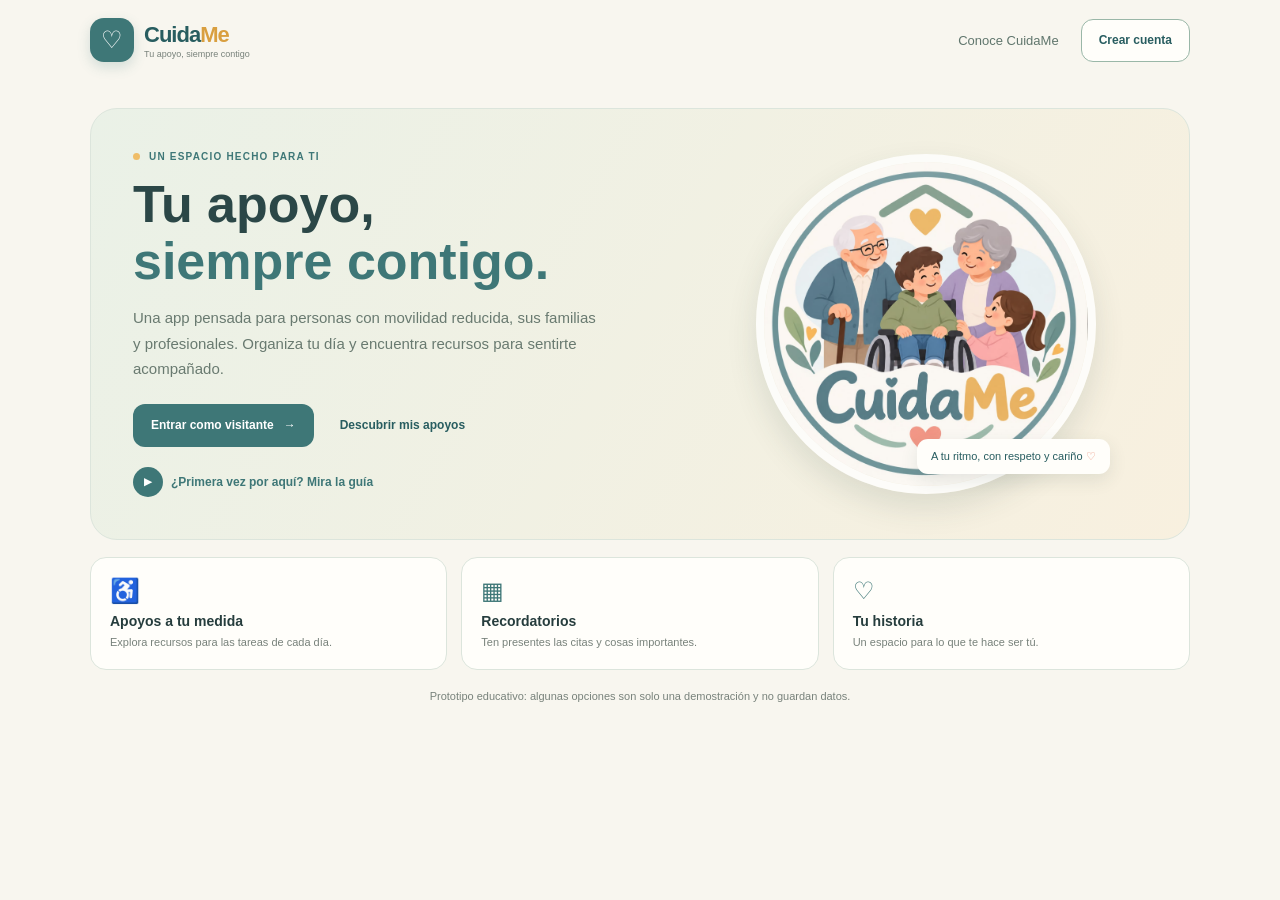
<file: index.html>
<!doctype html>
<html lang="es">
<head>
  <meta charset="utf-8">
  <meta name="viewport" content="width=device-width, initial-scale=1">
  <meta name="theme-color" content="#f8f6ef">
  <meta name="description" content="CuidaMe te ayuda a organizar los apoyos y cuidados de cada día.">
  <title>CuidaMe — Tu apoyo, siempre contigo</title>
  <link rel="stylesheet" href="css/style.css">
  <link rel="stylesheet" href="css/landing.css">
</head>
<body>
  <a class="skip-link" href="#contenido">Saltar al contenido</a>
  <header class="public-header">
    <a class="brand" href="index.html">
      <span class="brand-mark" aria-hidden="true">♡</span>
      <span class="brand-name">Cuida<span>Me</span><small>Tu apoyo, siempre contigo</small></span>
    </a>
    <nav class="public-nav" aria-label="Navegación">
      <a href="html/guia.html">Conoce CuidaMe</a>
      <a class="button button-outline" href="html/registro.html">Crear cuenta</a>
    </nav>
  </header>

  <main id="contenido" class="landing-page">
    <section class="landing-hero">
      <div class="landing-copy">
        <p class="eyebrow"><span class="eyebrow-dot"></span> UN ESPACIO HECHO PARA TI</p>
        <h1>Tu apoyo,<br><span>siempre contigo.</span></h1>
        <p>Una app pensada para personas con movilidad reducida, sus familias y profesionales. Organiza tu día y encuentra recursos para sentirte acompañado.</p>
        <div class="welcome-actions">
          <a class="button button-primary" href="html/inicio.html">Entrar como visitante <span aria-hidden="true">→</span></a>
          <a class="button button-quiet" href="html/perfil.html">Descubrir mis apoyos</a>
        </div>
        <a class="landing-guide-link" href="html/guia.html"><span class="play-icon" aria-hidden="true">▶</span> ¿Primera vez por aquí? Mira la guía</a>
      </div>
      <div class="landing-image">
        <img src="img/IMG_0583.png" alt="Ilustración de una familia acompañando a una persona con movilidad reducida">
        <span class="landing-image-note">A tu ritmo, con respeto y cariño <span aria-hidden="true">♡</span></span>
      </div>
    </section>

    <section class="landing-features" aria-label="Qué encontrarás en CuidaMe">
      <article><span aria-hidden="true">♿</span><h2>Apoyos a tu medida</h2><p>Explora recursos para las tareas de cada día.</p></article>
      <article><span aria-hidden="true">▦</span><h2>Recordatorios</h2><p>Ten presentes las citas y cosas importantes.</p></article>
      <article><span aria-hidden="true">♡</span><h2>Tu historia</h2><p>Un espacio para lo que te hace ser tú.</p></article>
    </section>
    <p class="prototype-note">Prototipo educativo: algunas opciones son solo una demostración y no guardan datos.</p>
  </main>
  <script src="js/script.js" defer></script>
</body>
</html>
</file>
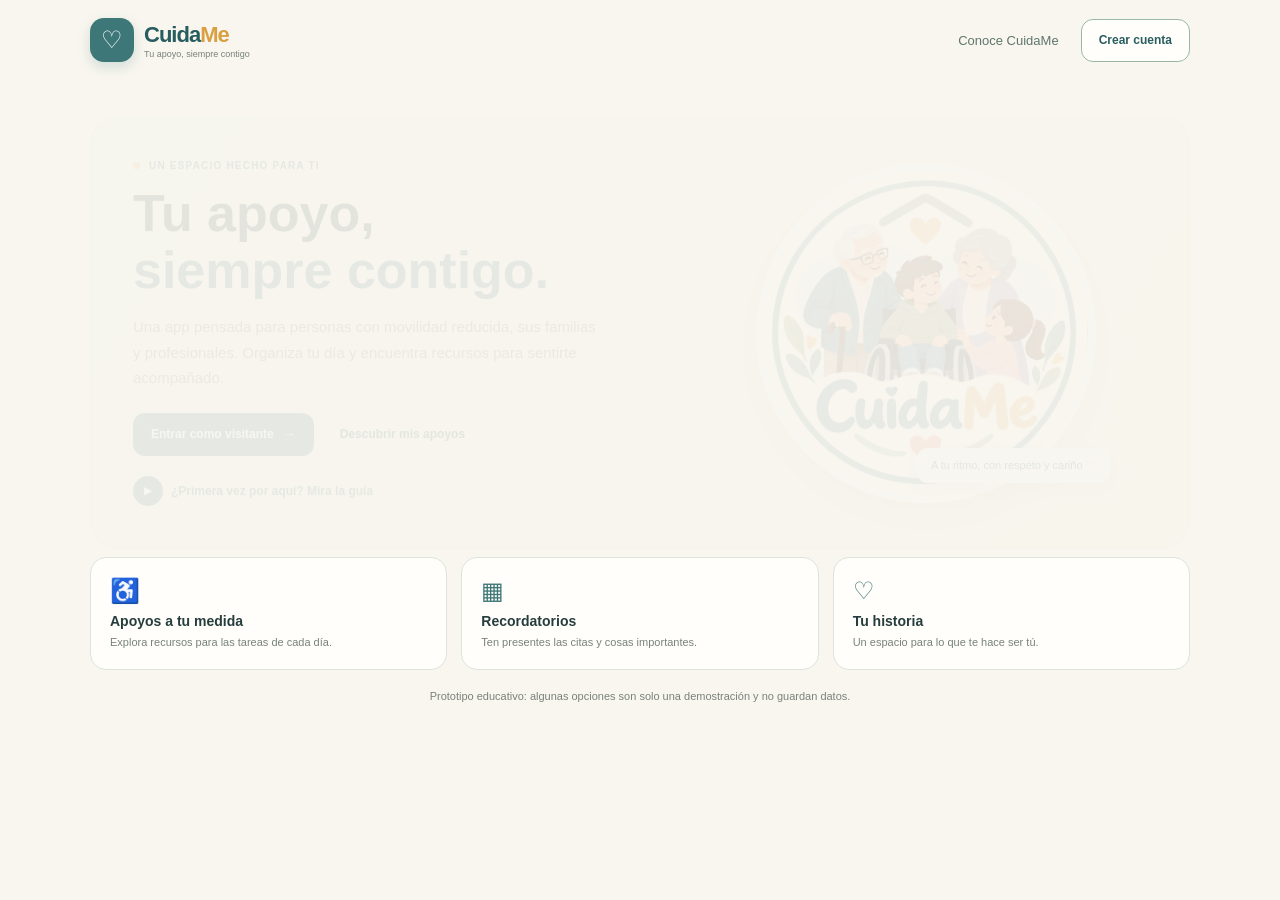
<file: html/index.html>
<!doctype html>
<html lang="es">
<head>
  <meta charset="utf-8">
  <meta http-equiv="refresh" content="0; url=../index.html">
  <meta name="viewport" content="width=device-width, initial-scale=1">
  <title>CuidaMe</title>
</head>
<body>
  <p>Ir al <a href="../index.html">inicio de CuidaMe</a>.</p>
</body>
</html>
</file>
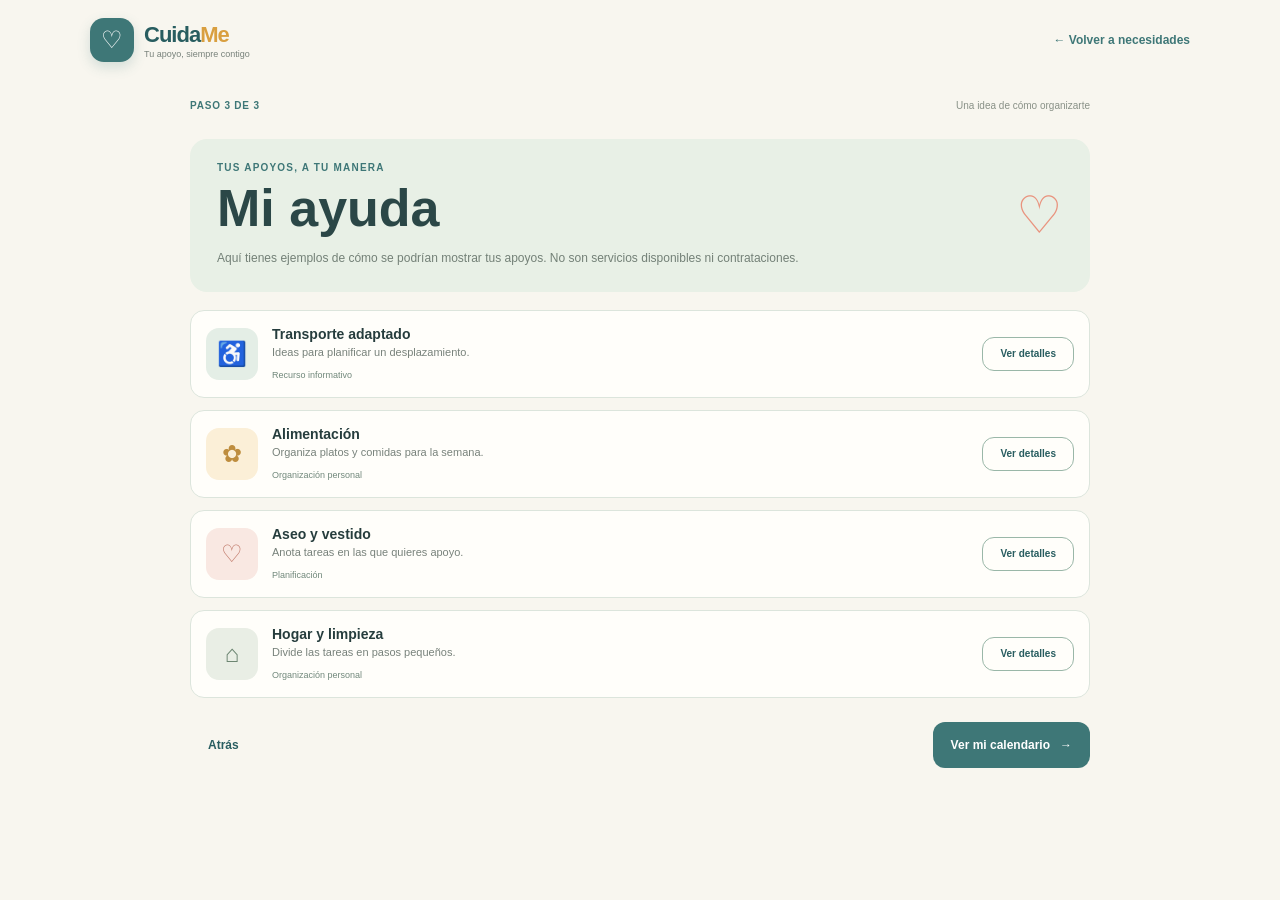
<file: html/apoyos.html>
<!doctype html>
<html lang="es">
<head>
  <meta charset="utf-8">
  <meta name="viewport" content="width=device-width, initial-scale=1">
  <meta name="theme-color" content="#f8f6ef">
  <title>Mis apoyos — CuidaMe</title>
  <link rel="stylesheet" href="../css/style.css">
  <link rel="stylesheet" href="../css/flow.css">
</head>
<body>
  <a class="skip-link" href="#contenido">Saltar al contenido</a>
  <header class="public-header">
    <a class="brand" href="../index.html"><span class="brand-mark" aria-hidden="true">♡</span><span class="brand-name">Cuida<span>Me</span><small>Tu apoyo, siempre contigo</small></span></a>
    <a class="text-link" href="necesidades.html">← Volver a necesidades</a>
  </header>
  <main id="contenido" class="screen-page">
    <div class="flow-progress"><span class="progress-current">PASO 3 DE 3</span><span>Una idea de cómo organizarte</span></div>
    <section class="support-welcome">
      <div><p class="eyebrow">TUS APOYOS, A TU MANERA</p><h1>Mi ayuda</h1><p class="screen-intro">Aquí tienes ejemplos de cómo se podrían mostrar tus apoyos. No son servicios disponibles ni contrataciones.</p></div>
      <span class="support-welcome-heart" aria-hidden="true">♡</span>
    </section>
    <div class="support-list">
      <article class="support-item"><span class="support-item-icon transport-icon" aria-hidden="true">♿</span><div><h2>Transporte adaptado</h2><p>Ideas para planificar un desplazamiento.</p><span class="support-tag">Recurso informativo</span></div><a href="necesidades.html" class="button button-outline">Ver detalles</a></article>
      <article class="support-item"><span class="support-item-icon food-icon" aria-hidden="true">✿</span><div><h2>Alimentación</h2><p>Organiza platos y comidas para la semana.</p><span class="support-tag">Organización personal</span></div><a href="necesidades.html" class="button button-outline">Ver detalles</a></article>
      <article class="support-item"><span class="support-item-icon care-icon" aria-hidden="true">♡</span><div><h2>Aseo y vestido</h2><p>Anota tareas en las que quieres apoyo.</p><span class="support-tag">Planificación</span></div><a href="necesidades.html" class="button button-outline">Ver detalles</a></article>
      <article class="support-item"><span class="support-item-icon home-icon" aria-hidden="true">⌂</span><div><h2>Hogar y limpieza</h2><p>Divide las tareas en pasos pequeños.</p><span class="support-tag">Organización personal</span></div><a href="necesidades.html" class="button button-outline">Ver detalles</a></article>
    </div>
    <div class="screen-actions"><a class="button button-quiet" href="necesidades.html">Atrás</a><a class="button button-primary" href="inicio.html">Ver mi calendario <span aria-hidden="true">→</span></a></div>
  </main>
  <script src="../js/script.js" defer></script>
</body>
</html>
</file>
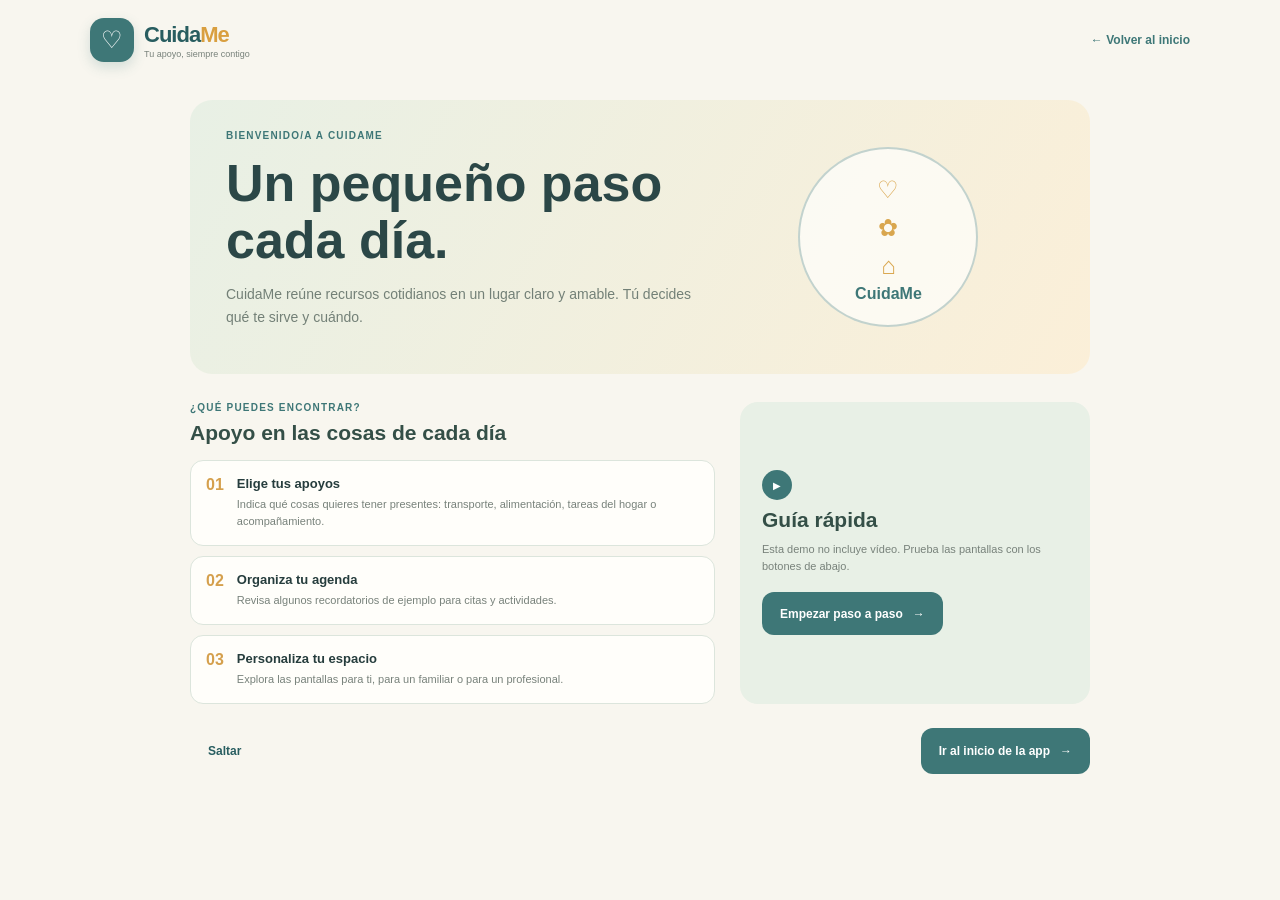
<file: html/guia.html>
<!doctype html>
<html lang="es">
<head>
  <meta charset="utf-8">
  <meta name="viewport" content="width=device-width, initial-scale=1">
  <meta name="theme-color" content="#f8f6ef">
  <title>Conoce CuidaMe</title>
  <link rel="stylesheet" href="../css/style.css">
  <link rel="stylesheet" href="../css/flow.css">
</head>
<body>
  <a class="skip-link" href="#contenido">Saltar al contenido</a>
  <header class="public-header">
    <a class="brand" href="../index.html"><span class="brand-mark" aria-hidden="true">♡</span><span class="brand-name">Cuida<span>Me</span><small>Tu apoyo, siempre contigo</small></span></a>
    <a class="text-link" href="../index.html">← Volver al inicio</a>
  </header>
  <main id="contenido" class="screen-page">
    <section class="guide-hero">
      <div>
        <p class="eyebrow">BIENVENIDO/A A CUIDAME</p>
        <h1>Un pequeño paso cada día.</h1>
        <p class="screen-intro">CuidaMe reúne recursos cotidianos en un lugar claro y amable. Tú decides qué te sirve y cuándo.</p>
      </div>
      <div class="guide-illustration" aria-hidden="true"><span>♡</span><span>✿</span><span>⌂</span><strong>CuidaMe</strong></div>
    </section>
    <section class="guide-content">
      <div>
        <p class="eyebrow">¿QUÉ PUEDES ENCONTRAR?</p>
        <h2>Apoyo en las cosas de cada día</h2>
        <div class="guide-list">
          <article><span>01</span><div><h3>Elige tus apoyos</h3><p>Indica qué cosas quieres tener presentes: transporte, alimentación, tareas del hogar o acompañamiento.</p></div></article>
          <article><span>02</span><div><h3>Organiza tu agenda</h3><p>Revisa algunos recordatorios de ejemplo para citas y actividades.</p></div></article>
          <article><span>03</span><div><h3>Personaliza tu espacio</h3><p>Explora las pantallas para ti, para un familiar o para un profesional.</p></div></article>
        </div>
      </div>
      <aside class="guide-video">
        <span class="video-play" aria-hidden="true">▶</span>
        <h2>Guía rápida</h2>
        <p>Esta demo no incluye vídeo. Prueba las pantallas con los botones de abajo.</p>
        <a class="button button-primary" href="perfil.html">Empezar paso a paso <span aria-hidden="true">→</span></a>
      </aside>
    </section>
    <div class="screen-actions"><a class="button button-quiet" href="../index.html">Saltar</a><a class="button button-primary" href="inicio.html">Ir al inicio de la app <span aria-hidden="true">→</span></a></div>
  </main>
  <script src="../js/script.js" defer></script>
</body>
</html>
</file>
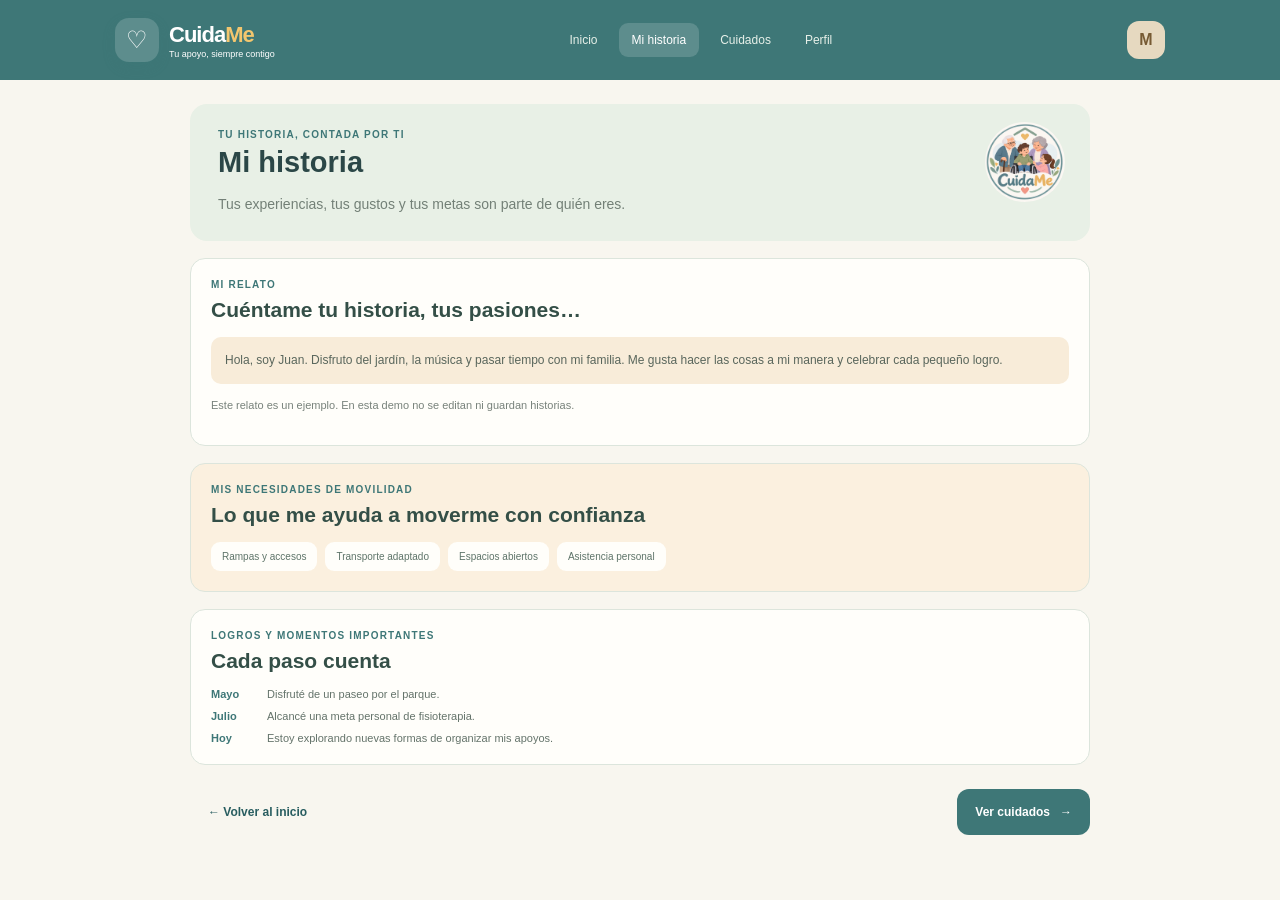
<file: html/historia.html>
<!doctype html>
<html lang="es">
<head>
  <meta charset="utf-8">
  <meta name="viewport" content="width=device-width, initial-scale=1">
  <meta name="theme-color" content="#f8f6ef">
  <title>Mi historia — CuidaMe</title>
  <link rel="stylesheet" href="../css/style.css">
  <link rel="stylesheet" href="../css/app.css">
</head>
<body class="dashboard-page">
  <a class="skip-link" href="#contenido">Saltar al contenido</a>
  <header class="dashboard-header">
    <a class="brand" href="../index.html"><span class="brand-mark" aria-hidden="true">♡</span><span class="brand-name">Cuida<span>Me</span><small>Tu apoyo, siempre contigo</small></span></a>
    <nav class="dashboard-links" aria-label="Navegación principal">
      <a href="inicio.html">Inicio</a><a class="is-current" href="historia.html">Mi historia</a><a href="apoyos.html">Cuidados</a><a href="perfil.html">Perfil</a>
    </nav>
    <a class="avatar" href="perfil.html" aria-label="Mi perfil">M</a>
  </header>
  <main id="contenido" class="dashboard-main">
    <section class="story-hero">
      <p class="eyebrow">TU HISTORIA, CONTADA POR TI</p>
      <h1>Mi historia</h1>
      <p class="screen-intro">Tus experiencias, tus gustos y tus metas son parte de quién eres.</p>
      <div class="story-family-image"><img src="../img/IMG_0583.png" alt="Ilustración de una familia acompañándose"></div>
    </section>
    <section class="story-detail">
      <p class="eyebrow">MI RELATO</p>
      <h2>Cuéntame tu historia, tus pasiones…</h2>
      <blockquote>Hola, soy Juan. Disfruto del jardín, la música y pasar tiempo con mi familia. Me gusta hacer las cosas a mi manera y celebrar cada pequeño logro.</blockquote>
      <p class="prototype-note">Este relato es un ejemplo. En esta demo no se editan ni guardan historias.</p>
    </section>
    <section class="story-detail needs-detail">
      <p class="eyebrow">MIS NECESIDADES DE MOVILIDAD</p>
      <h2>Lo que me ayuda a moverme con confianza</h2>
      <div class="story-tags"><span>Rampas y accesos</span><span>Transporte adaptado</span><span>Espacios abiertos</span><span>Asistencia personal</span></div>
    </section>
    <section class="story-detail">
      <p class="eyebrow">LOGROS Y MOMENTOS IMPORTANTES</p>
      <h2>Cada paso cuenta</h2>
      <ul class="milestone-list"><li><time>Mayo</time><span>Disfruté de un paseo por el parque.</span></li><li><time>Julio</time><span>Alcancé una meta personal de fisioterapia.</span></li><li><time>Hoy</time><span>Estoy explorando nuevas formas de organizar mis apoyos.</span></li></ul>
    </section>
    <div class="screen-actions"><a class="button button-quiet" href="inicio.html">← Volver al inicio</a><a class="button button-primary" href="apoyos.html">Ver cuidados <span aria-hidden="true">→</span></a></div>
  </main>
  <nav class="bottom-nav" aria-label="Navegación móvil">
    <a href="inicio.html"><span aria-hidden="true">⌂</span><small>Inicio</small></a><a class="is-current" href="historia.html"><span aria-hidden="true">♡</span><small>Historia</small></a><a href="apoyos.html"><span aria-hidden="true">✳</span><small>Cuidados</small></a><a href="inicio.html#agenda"><span aria-hidden="true">▦</span><small>Agenda</small></a><a href="perfil.html"><span aria-hidden="true">○</span><small>Perfil</small></a>
  </nav>
  <script src="../js/script.js" defer></script>
</body>
</html>
</file>
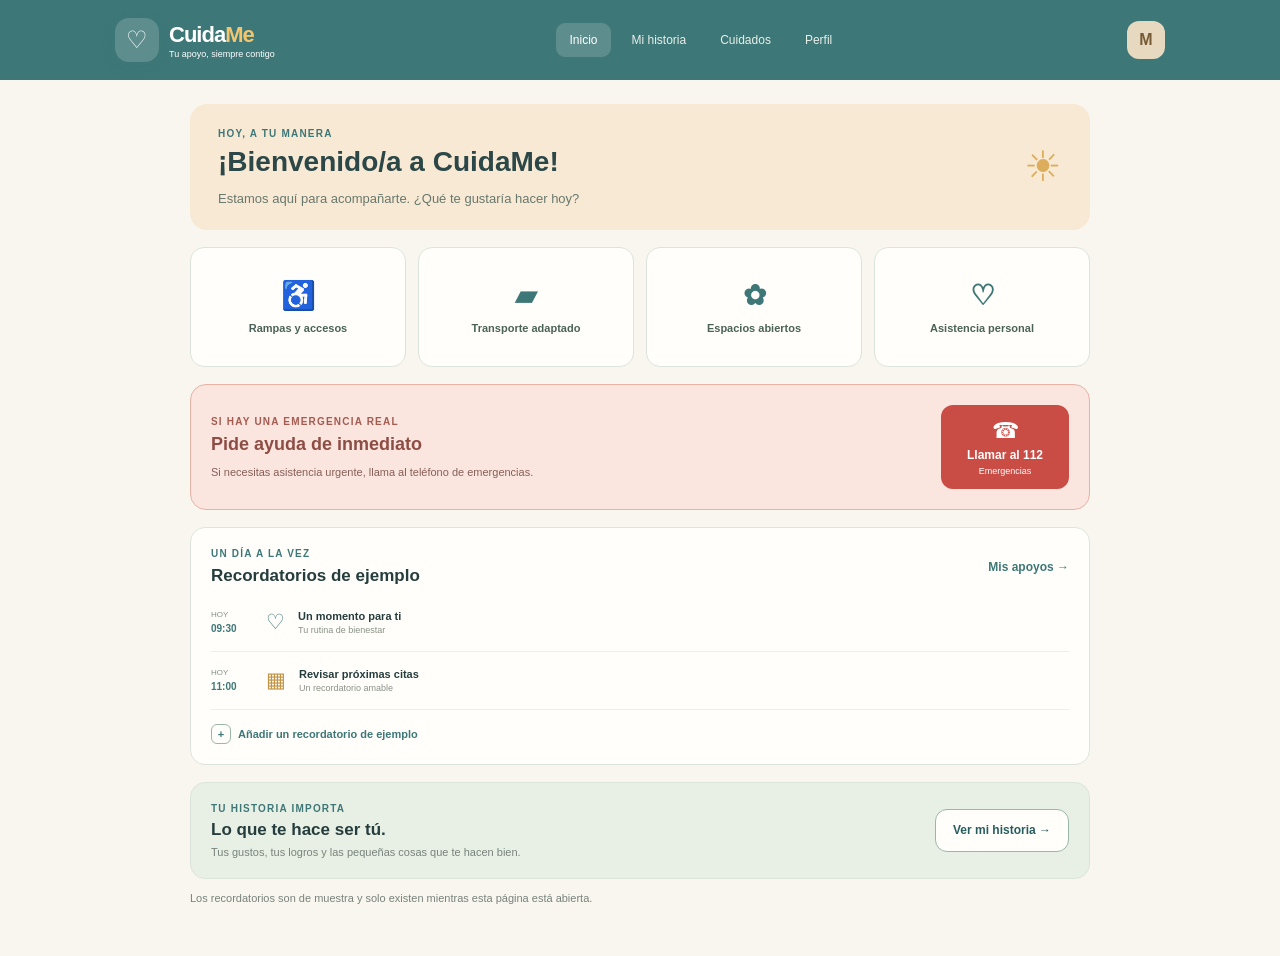
<file: html/inicio.html>
<!doctype html>
<html lang="es">
<head>
  <meta charset="utf-8">
  <meta name="viewport" content="width=device-width, initial-scale=1">
  <meta name="theme-color" content="#f8f6ef">
  <title>Inicio — CuidaMe</title>
  <link rel="stylesheet" href="../css/style.css">
  <link rel="stylesheet" href="../css/app.css">
</head>
<body class="dashboard-page">
  <a class="skip-link" href="#contenido">Saltar al contenido</a>
  <header class="dashboard-header">
    <a class="brand" href="../index.html"><span class="brand-mark" aria-hidden="true">♡</span><span class="brand-name">Cuida<span>Me</span><small>Tu apoyo, siempre contigo</small></span></a>
    <nav class="dashboard-links" aria-label="Navegación principal">
      <a class="is-current" href="inicio.html">Inicio</a>
      <a href="historia.html">Mi historia</a>
      <a href="apoyos.html">Cuidados</a>
      <a href="perfil.html">Perfil</a>
    </nav>
    <a class="avatar" href="perfil.html" aria-label="Mi perfil">M</a>
  </header>
  <main id="contenido" class="dashboard-main">
    <section class="dashboard-welcome">
      <div><p class="eyebrow">HOY, A TU MANERA</p><h1>¡Bienvenido/a a CuidaMe!</h1><p>Estamos aquí para acompañarte. ¿Qué te gustaría hacer hoy?</p></div>
      <span class="dashboard-sun" aria-hidden="true">☀</span>
    </section>
    <section class="home-shortcuts" aria-label="Accesos rápidos">
      <a href="apoyos.html"><span aria-hidden="true">♿</span>Rampas y accesos</a>
      <a href="apoyos.html"><span aria-hidden="true">▰</span>Transporte adaptado</a>
      <a href="historia.html"><span aria-hidden="true">✿</span>Espacios abiertos</a>
      <a href="apoyos.html"><span aria-hidden="true">♡</span>Asistencia personal</a>
    </section>
    <section class="emergency-panel" aria-labelledby="emergency-title">
      <div><p class="eyebrow">SI HAY UNA EMERGENCIA REAL</p><h2 id="emergency-title">Pide ayuda de inmediato</h2><p>Si necesitas asistencia urgente, llama al teléfono de emergencias.</p></div>
      <a class="emergency-call" href="tel:112"><span aria-hidden="true">☎</span><strong>Llamar al 112</strong><small>Emergencias</small></a>
    </section>
    <section id="agenda" class="dashboard-agenda">
      <div class="section-heading"><div><p class="eyebrow">UN DÍA A LA VEZ</p><h2>Recordatorios de ejemplo</h2></div><a class="text-link" href="apoyos.html">Mis apoyos →</a></div>
      <div id="agenda-list">
        <article class="home-event"><span class="event-date">HOY<br><strong>09:30</strong></span><span class="event-symbol">♡</span><div><h3>Un momento para ti</h3><p>Tu rutina de bienestar</p></div></article>
        <article class="home-event"><span class="event-date">HOY<br><strong>11:00</strong></span><span class="event-symbol gold-symbol">▦</span><div><h3>Revisar próximas citas</h3><p>Un recordatorio amable</p></div></article>
      </div>
      <button id="add-reminder" class="add-reminder" type="button"><span aria-hidden="true">+</span> Añadir un recordatorio de ejemplo</button>
    </section>
    <section class="dashboard-story"><div><p class="eyebrow">TU HISTORIA IMPORTA</p><h2>Lo que te hace ser tú.</h2><p>Tus gustos, tus logros y las pequeñas cosas que te hacen bien.</p></div><a class="button button-outline" href="historia.html">Ver mi historia →</a></section>
    <p class="prototype-note">Los recordatorios son de muestra y solo existen mientras esta página está abierta.</p>
  </main>
  <nav class="bottom-nav" aria-label="Navegación móvil">
    <a class="is-current" href="inicio.html"><span aria-hidden="true">⌂</span><small>Inicio</small></a>
    <a href="historia.html"><span aria-hidden="true">♡</span><small>Historia</small></a>
    <a href="apoyos.html"><span aria-hidden="true">✳</span><small>Cuidados</small></a>
    <a href="#agenda"><span aria-hidden="true">▦</span><small>Agenda</small></a>
    <a href="perfil.html"><span aria-hidden="true">○</span><small>Perfil</small></a>
  </nav>
  <div class="toast" id="toast" role="status" aria-live="polite"></div>
  <script src="../js/script.js" defer></script>
</body>
</html>
</file>
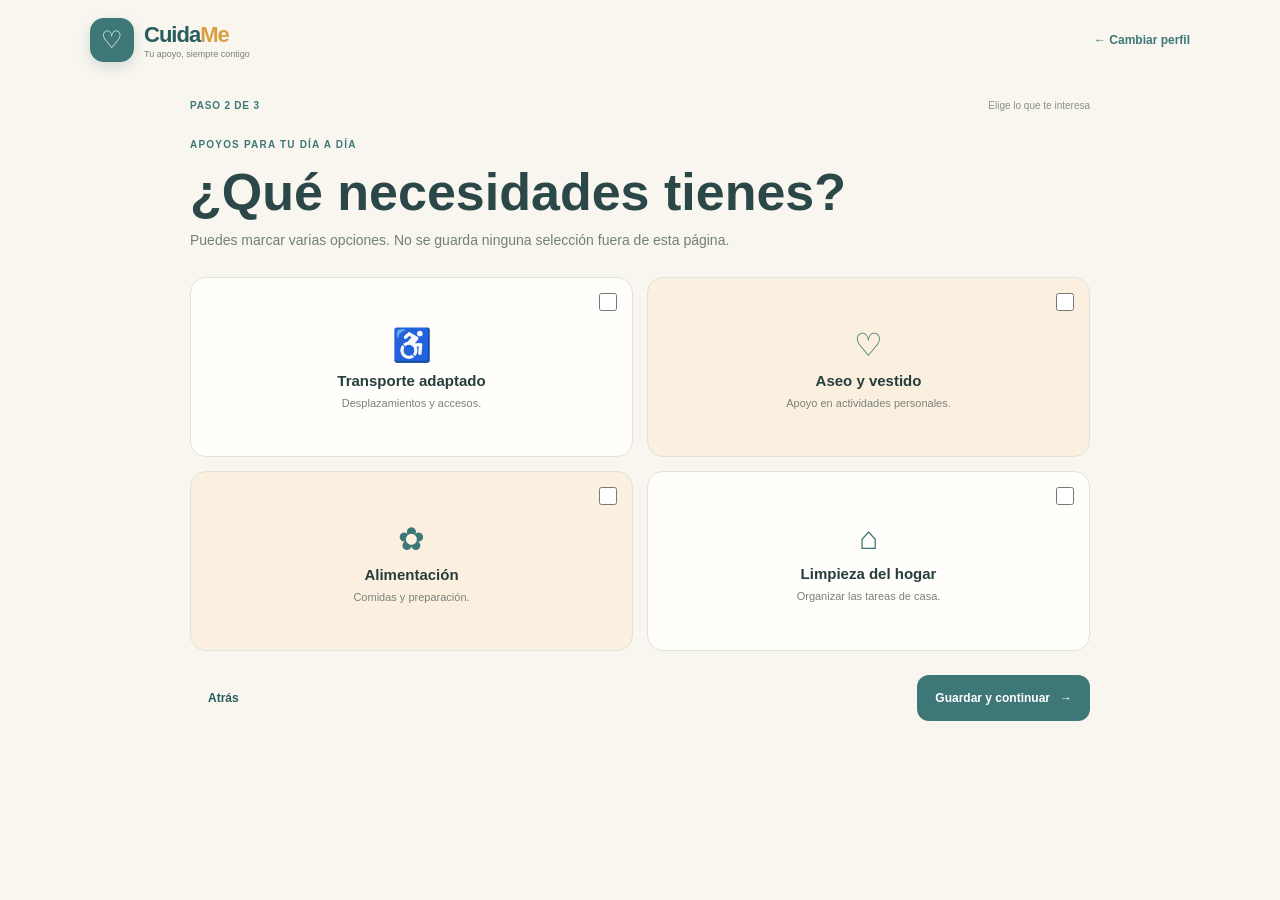
<file: html/necesidades.html>
<!doctype html>
<html lang="es">
<head>
  <meta charset="utf-8">
  <meta name="viewport" content="width=device-width, initial-scale=1">
  <meta name="theme-color" content="#f8f6ef">
  <title>Elige tus necesidades — CuidaMe</title>
  <link rel="stylesheet" href="../css/style.css">
  <link rel="stylesheet" href="../css/flow.css">
</head>
<body>
  <a class="skip-link" href="#contenido">Saltar al contenido</a>
  <header class="public-header">
    <a class="brand" href="../index.html"><span class="brand-mark" aria-hidden="true">♡</span><span class="brand-name">Cuida<span>Me</span><small>Tu apoyo, siempre contigo</small></span></a>
    <a class="text-link" href="perfil.html">← Cambiar perfil</a>
  </header>
  <main id="contenido" class="screen-page">
    <div class="flow-progress"><span class="progress-current">PASO 2 DE 3</span><span>Elige lo que te interesa</span></div>
    <section class="flow-heading">
      <p class="eyebrow">APOYOS PARA TU DÍA A DÍA</p>
      <h1>¿Qué necesidades tienes?</h1>
      <p class="screen-intro">Puedes marcar varias opciones. No se guarda ninguna selección fuera de esta página.</p>
    </section>
    <div class="needs-grid">
      <label class="need-option"><input type="checkbox"><span class="need-symbol" aria-hidden="true">♿</span><strong>Transporte adaptado</strong><small>Desplazamientos y accesos.</small></label>
      <label class="need-option"><input type="checkbox"><span class="need-symbol" aria-hidden="true">♡</span><strong>Aseo y vestido</strong><small>Apoyo en actividades personales.</small></label>
      <label class="need-option"><input type="checkbox"><span class="need-symbol" aria-hidden="true">✿</span><strong>Alimentación</strong><small>Comidas y preparación.</small></label>
      <label class="need-option"><input type="checkbox"><span class="need-symbol" aria-hidden="true">⌂</span><strong>Limpieza del hogar</strong><small>Organizar las tareas de casa.</small></label>
    </div>
    <div class="screen-actions"><a class="button button-quiet" href="perfil.html">Atrás</a><a class="button button-primary" href="apoyos.html">Guardar y continuar <span aria-hidden="true">→</span></a></div>
  </main>
  <script src="../js/script.js" defer></script>
</body>
</html>
</file>
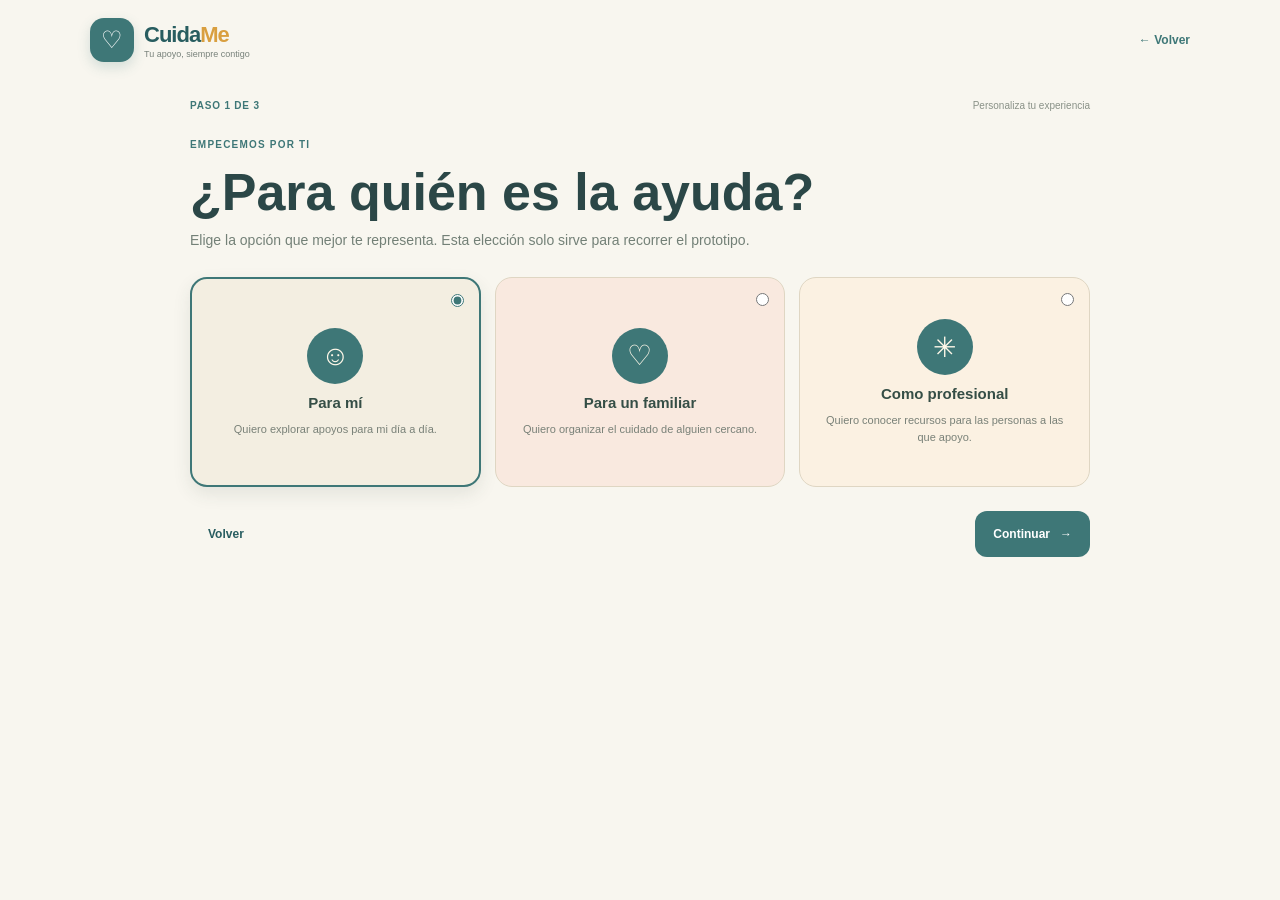
<file: html/perfil.html>
<!doctype html>
<html lang="es">
<head>
  <meta charset="utf-8">
  <meta name="viewport" content="width=device-width, initial-scale=1">
  <meta name="theme-color" content="#f8f6ef">
  <title>¿Para quién es la ayuda? — CuidaMe</title>
  <link rel="stylesheet" href="../css/style.css">
  <link rel="stylesheet" href="../css/flow.css">
</head>
<body>
  <a class="skip-link" href="#contenido">Saltar al contenido</a>
  <header class="public-header">
    <a class="brand" href="../index.html"><span class="brand-mark" aria-hidden="true">♡</span><span class="brand-name">Cuida<span>Me</span><small>Tu apoyo, siempre contigo</small></span></a>
    <a class="text-link" href="../index.html">← Volver</a>
  </header>
  <main id="contenido" class="screen-page">
    <div class="flow-progress"><span class="progress-current">PASO 1 DE 3</span><span>Personaliza tu experiencia</span></div>
    <section class="flow-heading">
      <p class="eyebrow">EMPECEMOS POR TI</p>
      <h1>¿Para quién es la ayuda?</h1>
      <p class="screen-intro">Elige la opción que mejor te representa. Esta elección solo sirve para recorrer el prototipo.</p>
    </section>
    <fieldset class="profile-options">
      <legend class="sr-only">Selecciona a quién va dirigido el apoyo</legend>
        <label class="profile-option is-selected">
          <input type="radio" name="perfil" value="Para mí" checked>
          <span class="profile-option-icon" aria-hidden="true">☺</span>
          <strong>Para mí</strong>
          <span>Quiero explorar apoyos para mi día a día.</span>
        </label>
        <label class="profile-option">
          <input type="radio" name="perfil" value="Para un familiar">
          <span class="profile-option-icon" aria-hidden="true">♡</span>
          <strong>Para un familiar</strong>
          <span>Quiero organizar el cuidado de alguien cercano.</span>
        </label>
        <label class="profile-option">
          <input type="radio" name="perfil" value="Como profesional">
          <span class="profile-option-icon" aria-hidden="true">✳</span>
          <strong>Como profesional</strong>
          <span>Quiero conocer recursos para las personas a las que apoyo.</span>
        </label>
    </fieldset>
    <div class="screen-actions"><a class="button button-quiet" href="../index.html">Volver</a><a class="button button-primary" href="necesidades.html">Continuar <span aria-hidden="true">→</span></a></div>
  </main>
  <script src="../js/script.js" defer></script>
</body>
</html>
</file>
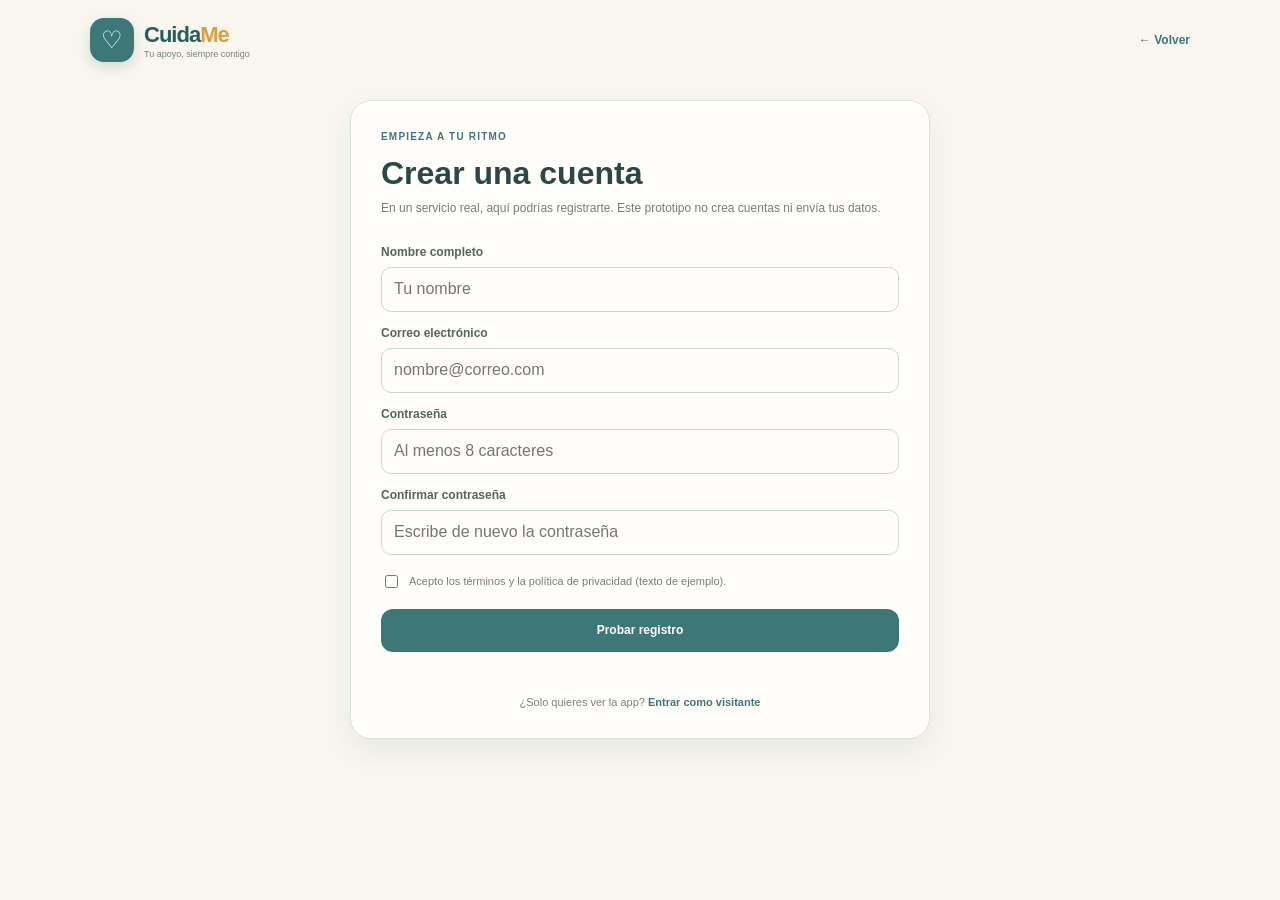
<file: html/registro.html>
<!doctype html>
<html lang="es">
<head>
  <meta charset="utf-8">
  <meta name="viewport" content="width=device-width, initial-scale=1">
  <meta name="theme-color" content="#f8f6ef">
  <title>Crear cuenta — CuidaMe</title>
  <link rel="stylesheet" href="../css/style.css">
  <link rel="stylesheet" href="../css/flow.css">
</head>
<body>
  <a class="skip-link" href="#contenido">Saltar al contenido</a>
  <header class="public-header">
    <a class="brand" href="../index.html"><span class="brand-mark" aria-hidden="true">♡</span><span class="brand-name">Cuida<span>Me</span><small>Tu apoyo, siempre contigo</small></span></a>
    <a class="text-link" href="../index.html">← Volver</a>
  </header>
  <main id="contenido" class="screen-page narrow-page">
    <section class="form-card">
      <p class="eyebrow">EMPIEZA A TU RITMO</p>
      <h1>Crear una cuenta</h1>
      <p class="screen-intro">En un servicio real, aquí podrías registrarte. Este prototipo no crea cuentas ni envía tus datos.</p>
      <form id="registro-form">
        <label for="nombre">Nombre completo</label>
        <input id="nombre" name="nombre" type="text" autocomplete="name" placeholder="Tu nombre" required>
        <label for="correo">Correo electrónico</label>
        <input id="correo" name="correo" type="email" autocomplete="email" placeholder="nombre@correo.com" required>
        <label for="contrasena">Contraseña</label>
        <input id="contrasena" name="contrasena" type="password" autocomplete="new-password" minlength="8" placeholder="Al menos 8 caracteres" required>
        <label for="confirmar">Confirmar contraseña</label>
        <input id="confirmar" name="confirmar" type="password" autocomplete="new-password" minlength="8" placeholder="Escribe de nuevo la contraseña" required>
        <label class="terms-check"><input type="checkbox" required> <span>Acepto los términos y la política de privacidad (texto de ejemplo).</span></label>
        <button class="button button-primary form-submit" type="submit">Probar registro</button>
      </form>
      <p id="registro-mensaje" class="form-message" role="status" aria-live="polite"></p>
      <p class="form-footnote">¿Solo quieres ver la app? <a href="inicio.html">Entrar como visitante</a></p>
    </section>
  </main>
  <script src="../js/script.js" defer></script>
</body>
</html>
</file>
<file: css/style.css>
/* Estilos compartidos por todas las paginas */
:root {
  --cream: #f8f6ef;
  --white: #fffefa;
  --green: #3e7777;
  --green-dark: #285d60;
  --sage: #e8f0e6;
  --yellow: #efbd68;
  --coral: #e9937e;
  --text: #263d3d;
  --muted: #78827b;
  --border: #dce5dc;
  font-family: "Segoe UI", Arial, sans-serif;
  color: var(--text);
  background: var(--cream);
}

* {
  box-sizing: border-box;
}

html {
  scroll-behavior: smooth;
}

body {
  min-width: 320px;
  margin: 0;
  background: var(--cream);
}

a {
  color: inherit;
  text-decoration: none;
}

button,
input {
  font: inherit;
}

:focus-visible {
  outline: 3px solid #d59b44;
  outline-offset: 3px;
}

.skip-link {
  position: fixed;
  z-index: 10;
  top: 10px;
  left: 10px;
  padding: 10px 14px;
  transform: translateY(-150%);
  border-radius: 8px;
  background: var(--green-dark);
  color: white;
}

.skip-link:focus {
  transform: translateY(0);
}

.brand {
  display: flex;
  align-items: center;
  gap: 10px;
}

.brand-mark {
  display: grid;
  width: 44px;
  height: 44px;
  flex: 0 0 44px;
  place-items: center;
  border-radius: 14px;
  background: var(--green);
  box-shadow: 0 5px 13px #3e777733;
  color: white;
  font-size: 24px;
}

.brand-name {
  color: var(--green-dark);
  font-size: 22px;
  font-weight: 800;
  letter-spacing: -1px;
}

.brand-name > span {
  color: #d99f40;
}

.brand-name small {
  display: block;
  margin-top: 1px;
  color: var(--muted);
  font-size: 9px;
  font-weight: 400;
  letter-spacing: 0;
}

.public-header,
.dashboard-header {
  display: flex;
  max-width: 1160px;
  align-items: center;
  justify-content: space-between;
  gap: 18px;
  margin: 0 auto;
  padding: 18px 30px;
}

.button {
  display: inline-flex;
  min-height: 43px;
  align-items: center;
  justify-content: center;
  gap: 10px;
  padding: 0 17px;
  border: 1px solid transparent;
  border-radius: 12px;
  cursor: pointer;
  font-size: 12px;
  font-weight: 700;
  transition: background .2s ease, transform .2s ease;
}

.button:hover {
  transform: translateY(-2px);
}

.button-primary {
  background: var(--green);
  color: white;
}

.button-primary:hover {
  background: var(--green-dark);
}

.button-quiet {
  color: var(--green-dark);
}

.button-quiet:hover {
  background: var(--sage);
}

.button-outline {
  border-color: #9ab7a8;
  background: var(--white);
  color: var(--green-dark);
}

.text-link {
  color: var(--green);
  font-size: 12px;
  font-weight: 700;
}

.eyebrow {
  margin: 0;
  color: var(--green);
  font-size: 10px;
  font-weight: 700;
  letter-spacing: 1.2px;
}

.eyebrow-dot {
  display: inline-block;
  width: 7px;
  height: 7px;
  margin-right: 5px;
  border-radius: 50%;
  background: var(--yellow);
}

.screen-intro {
  max-width: 620px;
  color: #738077;
  font-size: 14px;
  line-height: 1.65;
}

.screen-actions {
  display: flex;
  justify-content: space-between;
  gap: 12px;
  margin-top: 24px;
}

.screen-actions .button {
  min-height: 46px;
}

.prototype-note {
  color: var(--muted);
  font-size: 11px;
  line-height: 1.5;
}

.toast {
  position: fixed;
  z-index: 10;
  right: 20px;
  bottom: 20px;
  max-width: calc(100% - 40px);
  padding: 12px 16px;
  transform: translateY(12px);
  border-radius: 10px;
  background: var(--green-dark);
  color: white;
  font-size: 12px;
  opacity: 0;
  pointer-events: none;
  transition: opacity .2s ease, transform .2s ease;
}

.toast.is-visible {
  transform: translateY(0);
  opacity: 1;
}

.sr-only {
  position: absolute;
  width: 1px;
  height: 1px;
  overflow: hidden;
  clip: rect(0, 0, 0, 0);
  white-space: nowrap;
}

@keyframes appear {
  from { transform: translateY(10px); opacity: 0; }
  to { transform: translateY(0); opacity: 1; }
}

@keyframes float {
  0%, 100% { transform: translateY(0); }
  50% { transform: translateY(-6px); }
}

@media (max-width: 700px) {
  .public-header {
    padding: 14px 18px;
  }
}

@media (max-width: 420px) {
  .brand-name {
    font-size: 19px;
  }

  .brand-mark {
    width: 38px;
    height: 38px;
    flex-basis: 38px;
  }

  .screen-actions .button {
    flex: 1;
    padding: 0 10px;
    font-size: 10px;
  }
}

@media (prefers-reduced-motion: reduce) {
  *,
  *::before,
  *::after {
    scroll-behavior: auto !important;
    animation-duration: .01ms !important;
    animation-iteration-count: 1 !important;
    transition-duration: .01ms !important;
  }
}
</file>
<file: css/landing.css>
/* Pagina de bienvenida */
.public-nav {
  display: flex;
  align-items: center;
  gap: 22px;
  color: #60766d;
  font-size: 13px;
}

.landing-page {
  width: min(1100px, calc(100% - 48px));
  margin: 28px auto 45px;
}

.landing-hero {
  display: grid;
  min-height: 430px;
  grid-template-columns: 1.1fr .9fr;
  align-items: center;
  gap: 30px;
  padding: 42px;
  border: 1px solid var(--border);
  border-radius: 27px;
  background: linear-gradient(120deg, #eaf1e7, #f8f0df);
  animation: appear .5s ease both;
}

.landing-copy {
  max-width: 530px;
}

.landing-copy h1 {
  margin: 14px 0;
  color: #2b4747;
  font-size: clamp(32px, 5vw, 52px);
  line-height: 1.1;
}

.landing-copy h1 span {
  color: var(--green);
}

.landing-copy > p:not(.eyebrow) {
  max-width: 470px;
  color: #697a70;
  font-size: 15px;
  line-height: 1.7;
}

.welcome-actions {
  display: flex;
  flex-wrap: wrap;
  align-items: center;
  gap: 8px;
  margin-top: 22px;
}

.landing-image {
  position: relative;
  width: min(100%, 340px);
  justify-self: center;
}

.landing-image img {
  display: block;
  width: 100%;
  aspect-ratio: 1;
  border: 8px solid #ffffffcc;
  border-radius: 50%;
  box-shadow: 0 14px 30px #30493f20;
  object-fit: cover;
  animation: float 5s ease-in-out infinite;
}

.landing-image-note {
  position: absolute;
  right: -14px;
  bottom: 20px;
  padding: 11px 14px;
  border-radius: 11px;
  background: var(--white);
  box-shadow: 0 6px 18px #30493f1c;
  color: var(--green-dark);
  font-size: 11px;
}

.landing-image-note span {
  color: var(--coral);
}

.landing-guide-link {
  display: inline-flex;
  align-items: center;
  gap: 8px;
  margin-top: 20px;
  color: var(--green);
  font-size: 12px;
  font-weight: 700;
}

.play-icon {
  display: grid;
  width: 30px;
  height: 30px;
  place-items: center;
  border-radius: 50%;
  background: var(--green);
  color: white;
  font-size: 10px;
}

.landing-features {
  display: grid;
  grid-template-columns: repeat(3, 1fr);
  gap: 14px;
  margin-top: 17px;
}

.landing-features article {
  padding: 19px;
  border: 1px solid var(--border);
  border-radius: 16px;
  background: var(--white);
}

.landing-features article > span {
  color: var(--green);
  font-size: 24px;
}

.landing-features h2 {
  margin: 8px 0 5px;
  font-size: 14px;
}

.landing-features p {
  margin: 0;
  color: var(--muted);
  font-size: 11px;
  line-height: 1.5;
}

.landing-page > .prototype-note {
  margin-top: 18px;
  text-align: center;
}

@media (max-width: 700px) {
  .public-nav {
    gap: 10px;
    font-size: 11px;
  }

  .public-nav .button {
    min-height: 36px;
  }

  .landing-page {
    width: calc(100% - 28px);
    margin-top: 12px;
  }

  .landing-hero {
    grid-template-columns: 1fr;
    gap: 18px;
    padding: 25px 21px;
  }

  .landing-copy h1 {
    font-size: 38px;
  }

  .landing-copy > p:not(.eyebrow) {
    font-size: 13px;
  }

  .landing-image {
    width: min(72%, 250px);
  }

  .landing-image-note {
    right: -20px;
    font-size: 9px;
  }

  .landing-features {
    grid-template-columns: 1fr;
    gap: 9px;
  }

  .landing-features article {
    display: grid;
    grid-template-columns: 36px 1fr;
    align-items: center;
    column-gap: 8px;
    padding: 12px;
  }

  .landing-features article > span {
    grid-row: span 2;
  }

  .landing-features h2 {
    margin: 0;
  }
}

@media (max-width: 420px) {
  .public-nav > a:first-child {
    display: none;
  }

  .welcome-actions {
    align-items: stretch;
    flex-direction: column;
  }

  .welcome-actions .button {
    width: 100%;
  }
}
</file>
<file: css/flow.css>
/* Guia, registro y seleccion de apoyos */
.screen-page {
  width: min(900px, calc(100% - 40px));
  margin: 20px auto 50px;
}

.screen-page h1 {
  margin: 14px 0;
  color: #2b4747;
  font-size: clamp(32px, 5vw, 52px);
  line-height: 1.1;
}

.guide-hero {
  display: grid;
  min-height: 250px;
  grid-template-columns: 1fr .7fr;
  align-items: center;
  gap: 24px;
  padding: 30px 36px;
  border-radius: 22px;
  background: linear-gradient(120deg, #e8f0e5, #fbefd8);
}

.guide-hero h1 {
  max-width: 470px;
}

.guide-illustration {
  display: grid;
  width: 180px;
  height: 180px;
  align-content: center;
  justify-self: center;
  border: 2px solid #3e77774d;
  border-radius: 50%;
  background: #ffffffa6;
  color: var(--green);
  text-align: center;
}

.guide-illustration span {
  display: inline-block;
  padding: 5px;
  color: #d9a64e;
  font-size: 24px;
}

.guide-illustration strong {
  font-size: 16px;
}

.guide-content {
  display: grid;
  grid-template-columns: 1.2fr .8fr;
  gap: 25px;
  margin-top: 28px;
}

.guide-content h2 {
  margin: 8px 0 15px;
  color: #344f47;
  font-size: 21px;
}

.guide-list {
  display: grid;
  gap: 10px;
}

.guide-list article {
  display: flex;
  gap: 13px;
  padding: 15px;
  border: 1px solid var(--border);
  border-radius: 13px;
  background: var(--white);
}

.guide-list article > span {
  color: #d5a04d;
  font-size: 16px;
  font-weight: 700;
}

.guide-list h3 {
  margin: 0 0 5px;
  font-size: 13px;
}

.guide-list p,
.guide-video p {
  margin: 0;
  color: var(--muted);
  font-size: 11px;
  line-height: 1.55;
}

.guide-video {
  display: flex;
  min-height: 250px;
  flex-direction: column;
  align-items: flex-start;
  justify-content: center;
  padding: 22px;
  border-radius: 18px;
  background: var(--sage);
}

.video-play {
  display: grid;
  width: 30px;
  height: 30px;
  place-items: center;
  border-radius: 50%;
  background: var(--green);
  color: white;
  font-size: 10px;
}

.guide-video h2 {
  margin-bottom: 5px;
}

.guide-video p {
  margin: 4px 0 17px;
}

.narrow-page {
  max-width: 580px;
}

.form-card {
  padding: 30px;
  border: 1px solid var(--border);
  border-radius: 21px;
  background: var(--white);
  box-shadow: 0 12px 30px #30493f12;
  animation: appear .5s ease both;
}

.form-card h1 {
  margin-bottom: 8px;
  font-size: 32px;
}

.form-card .screen-intro {
  margin-top: 0;
  font-size: 12px;
}

#registro-form {
  display: grid;
  gap: 8px;
  margin-top: 20px;
}

#registro-form > label:not(.terms-check) {
  margin-top: 6px;
  color: #52665c;
  font-size: 12px;
  font-weight: 600;
}

#registro-form input:not([type="checkbox"]) {
  width: 100%;
  min-height: 45px;
  padding: 10px 12px;
  border: 1px solid #c9d8ce;
  border-radius: 10px;
  background: var(--white);
}

#registro-form input:focus {
  outline: 3px solid #d59b44;
  outline-offset: 2px;
}

.terms-check {
  display: flex;
  align-items: flex-start;
  gap: 8px;
  margin: 10px 0;
  color: #718077;
  font-size: 11px;
  line-height: 1.5;
}

.terms-check input {
  margin-top: 2px;
  accent-color: var(--green);
}

.form-submit {
  width: 100%;
}

.form-message {
  min-height: 20px;
  color: var(--green-dark);
  font-size: 12px;
}

.form-footnote {
  margin-bottom: 0;
  color: var(--muted);
  font-size: 11px;
  text-align: center;
}

.form-footnote a {
  color: var(--green);
  font-weight: 700;
}

.flow-progress {
  display: flex;
  justify-content: space-between;
  gap: 12px;
  margin: 8px 0 28px;
  color: #899187;
  font-size: 10px;
}

.progress-current {
  color: var(--green);
  font-weight: 700;
  letter-spacing: .8px;
}

.flow-heading {
  margin-bottom: 25px;
}

.flow-heading h1 {
  margin-bottom: 8px;
}

.flow-heading .screen-intro {
  margin-top: 0;
}

.profile-options {
  display: grid;
  grid-template-columns: repeat(3, 1fr);
  gap: 14px;
  margin: 0;
  padding: 0;
  border: 0;
}

.profile-option {
  position: relative;
  display: flex;
  min-height: 210px;
  flex-direction: column;
  align-items: center;
  justify-content: center;
  gap: 10px;
  padding: 20px;
  border: 1px solid #dfd6c3;
  border-radius: 17px;
  background: #fbf1e2;
  cursor: pointer;
  text-align: center;
}

.profile-option:nth-child(2) {
  background: #f3eee1;
}

.profile-option:nth-child(3) {
  background: #f9e9df;
}

.profile-option.is-selected {
  border: 2px solid var(--green);
  box-shadow: 0 7px 18px #30493f1a;
}

.profile-option input {
  position: absolute;
  top: 12px;
  right: 12px;
  accent-color: var(--green);
}

.profile-option-icon {
  display: grid;
  width: 56px;
  height: 56px;
  place-items: center;
  border-radius: 50%;
  background: var(--green);
  color: #fff8e9;
  font-size: 28px;
}

.profile-option strong {
  color: #354e46;
  font-size: 15px;
}

.profile-option > span:last-child {
  color: #798178;
  font-size: 11px;
  line-height: 1.5;
}

.needs-grid {
  display: grid;
  grid-template-columns: repeat(2, 1fr);
  gap: 14px;
}

.need-option {
  position: relative;
  display: grid;
  min-height: 180px;
  justify-items: center;
  align-content: center;
  gap: 8px;
  padding: 18px;
  border: 1px solid var(--border);
  border-radius: 16px;
  background: var(--white);
  cursor: pointer;
  text-align: center;
}

.need-option:nth-child(2),
.need-option:nth-child(3) {
  background: #fbf0df;
}

.need-option input {
  position: absolute;
  top: 12px;
  right: 12px;
  width: 18px;
  height: 18px;
  accent-color: var(--green);
}

.need-option.is-selected {
  border: 2px solid var(--green);
  background: #edf3e9;
}

.need-symbol {
  color: var(--green);
  font-size: 32px;
}

.need-option strong {
  font-size: 15px;
}

.need-option small {
  color: var(--muted);
  font-size: 11px;
}

.support-welcome {
  display: flex;
  align-items: center;
  justify-content: space-between;
  gap: 20px;
  padding: 23px 27px;
  border-radius: 17px;
  background: var(--sage);
}

.support-welcome h1 {
  margin: 7px 0;
}

.support-welcome .screen-intro {
  margin-bottom: 0;
  font-size: 12px;
}

.support-welcome-heart {
  color: var(--coral);
  font-size: 52px;
}

.support-list {
  display: grid;
  gap: 12px;
  margin-top: 18px;
}

.support-item {
  display: flex;
  align-items: center;
  gap: 14px;
  padding: 15px;
  border: 1px solid var(--border);
  border-radius: 14px;
  background: var(--white);
}

.support-item-icon {
  display: grid;
  width: 52px;
  height: 52px;
  flex: 0 0 52px;
  place-items: center;
  border-radius: 13px;
  font-size: 24px;
}

.transport-icon { background: #e4eee6; color: var(--green); }
.food-icon { background: #fbefd7; color: #be8d3e; }
.care-icon { background: #f9e8e2; color: #bd7363; }
.home-icon { background: #e9eee5; color: #69836f; }

.support-item > div {
  flex: 1;
}

.support-item h2 {
  margin: 0 0 4px;
  font-size: 14px;
}

.support-item p {
  margin: 0 0 6px;
  color: var(--muted);
  font-size: 11px;
}

.support-tag {
  color: #71887b;
  font-size: 9px;
}

.support-item .button {
  min-height: 34px;
  font-size: 10px;
}

@media (max-width: 700px) {
  .screen-page {
    width: calc(100% - 28px);
    margin-top: 12px;
  }

  .guide-hero {
    grid-template-columns: 1fr;
    padding: 22px;
  }

  .guide-illustration {
    width: 135px;
    height: 135px;
  }

  .guide-content {
    grid-template-columns: 1fr;
    gap: 15px;
  }

  .guide-video {
    min-height: 0;
  }

  .profile-options {
    grid-template-columns: 1fr;
    gap: 9px;
  }

  .profile-option {
    min-height: 135px;
  }

  .needs-grid {
    gap: 9px;
  }

  .need-option {
    min-height: 150px;
    padding: 12px;
  }

  .support-item {
    flex-wrap: wrap;
  }

  .support-item > div {
    min-width: calc(100% - 70px);
  }

  .support-item .button {
    margin-left: 66px;
  }
}

@media (max-width: 420px) {
  .form-card {
    padding: 21px 17px;
  }

  .flow-progress {
    font-size: 9px;
  }
}
</file>
<file: css/app.css>
/* Inicio e historia */
.dashboard-header {
  max-width: none;
  padding-right: max(24px, calc((100% - 1050px) / 2));
  padding-left: max(24px, calc((100% - 1050px) / 2));
  background: var(--green);
}

.dashboard-header .brand-name,
.dashboard-header .brand-name small {
  color: white;
}

.dashboard-header .brand-name > span {
  color: #f3c66e;
}

.dashboard-header .brand-mark {
  background: #ffffff29;
}

.dashboard-links {
  display: flex;
  gap: 8px;
}

.dashboard-links a {
  padding: 10px 13px;
  border-radius: 9px;
  color: #e7f0e9;
  font-size: 12px;
}

.dashboard-links a:hover,
.dashboard-links a.is-current {
  background: #ffffff29;
  color: white;
}

.avatar {
  display: grid;
  width: 38px;
  height: 38px;
  place-items: center;
  border-radius: 12px;
  background: #e6d9c0;
  color: #765a33;
  font-weight: 700;
}

.dashboard-main {
  width: min(900px, calc(100% - 40px));
  margin: 24px auto 50px;
}

.dashboard-main h1 {
  margin: 14px 0;
  color: #2b4747;
  font-size: clamp(32px, 5vw, 52px);
  line-height: 1.1;
}

.dashboard-welcome {
  display: flex;
  align-items: center;
  justify-content: space-between;
  gap: 20px;
  padding: 24px 28px;
  border-radius: 17px;
  background: #f8e9d4;
}

.dashboard-welcome h1 {
  margin: 8px 0;
  font-size: 28px;
}

.dashboard-welcome p:last-child {
  margin-bottom: 0;
  color: #68786d;
  font-size: 13px;
}

.dashboard-sun {
  color: #dcae5c;
  font-size: 42px;
}

.home-shortcuts {
  display: grid;
  grid-template-columns: repeat(4, 1fr);
  gap: 12px;
  margin: 17px 0;
}

.home-shortcuts a {
  display: grid;
  min-height: 120px;
  justify-items: center;
  align-content: center;
  gap: 10px;
  padding: 12px;
  border: 1px solid var(--border);
  border-radius: 14px;
  background: var(--white);
  color: #4a6257;
  font-size: 11px;
  font-weight: 600;
  text-align: center;
  transition: transform .2s ease;
}

.home-shortcuts a:hover {
  transform: translateY(-2px);
}

.home-shortcuts span {
  color: var(--green);
  font-size: 28px;
}

.emergency-panel {
  display: flex;
  align-items: center;
  justify-content: space-between;
  gap: 20px;
  padding: 20px;
  border: 1px solid #e8b3a5;
  border-radius: 16px;
  background: #fae5df;
}

.emergency-panel h2 {
  margin: 7px 0;
  color: #8e4d44;
  font-size: 18px;
}

.emergency-panel p:last-child {
  margin-bottom: 0;
  color: #865f57;
  font-size: 11px;
}

.emergency-panel .eyebrow {
  color: #a45b50;
}

.emergency-call {
  display: grid;
  min-width: 128px;
  justify-items: center;
  gap: 4px;
  padding: 13px;
  border-radius: 12px;
  background: #c94d45;
  color: white;
  text-align: center;
}

.emergency-call span {
  font-size: 22px;
}

.emergency-call strong {
  font-size: 12px;
}

.emergency-call small {
  font-size: 9px;
}

.dashboard-agenda,
.dashboard-story,
.story-detail {
  margin-top: 17px;
  padding: 20px;
  border: 1px solid var(--border);
  border-radius: 15px;
  background: var(--white);
}

.dashboard-agenda .section-heading {
  display: flex;
  align-items: center;
  justify-content: space-between;
  margin-bottom: 8px;
}

.dashboard-agenda .section-heading h2 {
  margin: 7px 0 0;
  font-size: 17px;
}

.home-event {
  display: flex;
  min-height: 58px;
  align-items: center;
  gap: 13px;
  border-bottom: 1px solid #edf0e9;
}

.event-date {
  width: 42px;
  color: #849087;
  font-size: 8px;
  line-height: 1.5;
}

.event-date strong {
  color: var(--green);
  font-size: 10px;
}

.event-symbol {
  color: var(--green);
  font-size: 21px;
}

.gold-symbol {
  color: #c49343;
}

.home-event h3 {
  margin: 0 0 3px;
  font-size: 11px;
}

.home-event p {
  margin: 0;
  color: #899187;
  font-size: 9px;
}

.add-reminder {
  display: flex;
  align-items: center;
  gap: 7px;
  margin-top: 14px;
  padding: 0;
  border: 0;
  background: transparent;
  color: var(--green);
  cursor: pointer;
  font-size: 11px;
  font-weight: 700;
}

.add-reminder span {
  display: grid;
  width: 20px;
  height: 20px;
  place-items: center;
  border: 1px solid #9ab7a8;
  border-radius: 6px;
}

.dashboard-story {
  display: flex;
  align-items: center;
  justify-content: space-between;
  gap: 15px;
  background: var(--sage);
}

.dashboard-story h2 {
  margin: 6px 0;
  font-size: 17px;
}

.dashboard-story p:last-child {
  margin: 0;
  color: var(--muted);
  font-size: 11px;
}

.bottom-nav {
  display: none;
}

.story-hero {
  position: relative;
  padding: 25px 28px;
  border-radius: 17px;
  background: var(--sage);
}

.story-hero h1 {
  margin: 7px 0;
  font-size: 29px;
}

.story-hero .screen-intro {
  margin-bottom: 0;
}

.story-family-image {
  position: absolute;
  top: 18px;
  right: 25px;
  width: 80px;
  height: 80px;
  overflow: hidden;
  border-radius: 50%;
}

.story-family-image img {
  width: 100%;
  height: 100%;
  object-fit: cover;
}

.story-detail h2 {
  margin: 8px 0 15px;
  color: #344f47;
  font-size: 21px;
}

.story-detail blockquote {
  margin: 13px 0;
  padding: 14px;
  border-radius: 10px;
  background: #f8ecd9;
  color: #59665c;
  font-size: 12px;
  line-height: 1.6;
}

.needs-detail {
  background: #fbf0df;
}

.story-tags {
  display: flex;
  flex-wrap: wrap;
  gap: 8px;
}

.story-tags span {
  padding: 9px 11px;
  border-radius: 9px;
  background: var(--white);
  color: #5e7469;
  font-size: 10px;
}

.milestone-list {
  display: grid;
  gap: 10px;
  margin: 14px 0 0;
  padding: 0;
  list-style: none;
}

.milestone-list li {
  display: flex;
  gap: 12px;
  color: #64736a;
  font-size: 11px;
}

.milestone-list time {
  min-width: 44px;
  color: var(--green);
  font-weight: 700;
}

@media (max-width: 700px) {
  .dashboard-header {
    padding: 11px 15px;
  }

  .dashboard-header .brand-name {
    font-size: 19px;
  }

  .dashboard-header .brand-mark {
    width: 38px;
    height: 38px;
    flex-basis: 38px;
  }

  .dashboard-links {
    display: none;
  }

  .dashboard-main {
    width: calc(100% - 28px);
    margin-top: 14px;
    padding-bottom: 65px;
  }

  .dashboard-welcome {
    padding: 18px;
  }

  .dashboard-welcome h1 {
    font-size: 23px;
  }

  .home-shortcuts {
    grid-template-columns: repeat(2, 1fr);
    gap: 9px;
  }

  .home-shortcuts a {
    min-height: 105px;
  }

  .emergency-panel {
    align-items: flex-start;
    padding: 15px;
  }

  .emergency-panel h2 {
    font-size: 15px;
  }

  .emergency-call {
    min-width: 98px;
    padding: 10px 7px;
  }

  .dashboard-story {
    align-items: flex-start;
    flex-direction: column;
  }

  .bottom-nav {
    position: fixed;
    z-index: 6;
    right: 0;
    bottom: 0;
    left: 0;
    display: grid;
    height: calc(62px + env(safe-area-inset-bottom));
    grid-template-columns: repeat(5, 1fr);
    padding: 5px 8px calc(5px + env(safe-area-inset-bottom));
    border-top: 1px solid var(--border);
    background: rgba(255, 254, 250, .96);
  }

  .bottom-nav a {
    display: flex;
    flex-direction: column;
    align-items: center;
    justify-content: center;
    gap: 3px;
    border-radius: 9px;
    color: #7d8981;
  }

  .bottom-nav a > span {
    font-size: 19px;
  }

  .bottom-nav small {
    font-size: 8px;
  }

  .bottom-nav a.is-current {
    background: var(--sage);
    color: var(--green-dark);
  }
}
</file>
